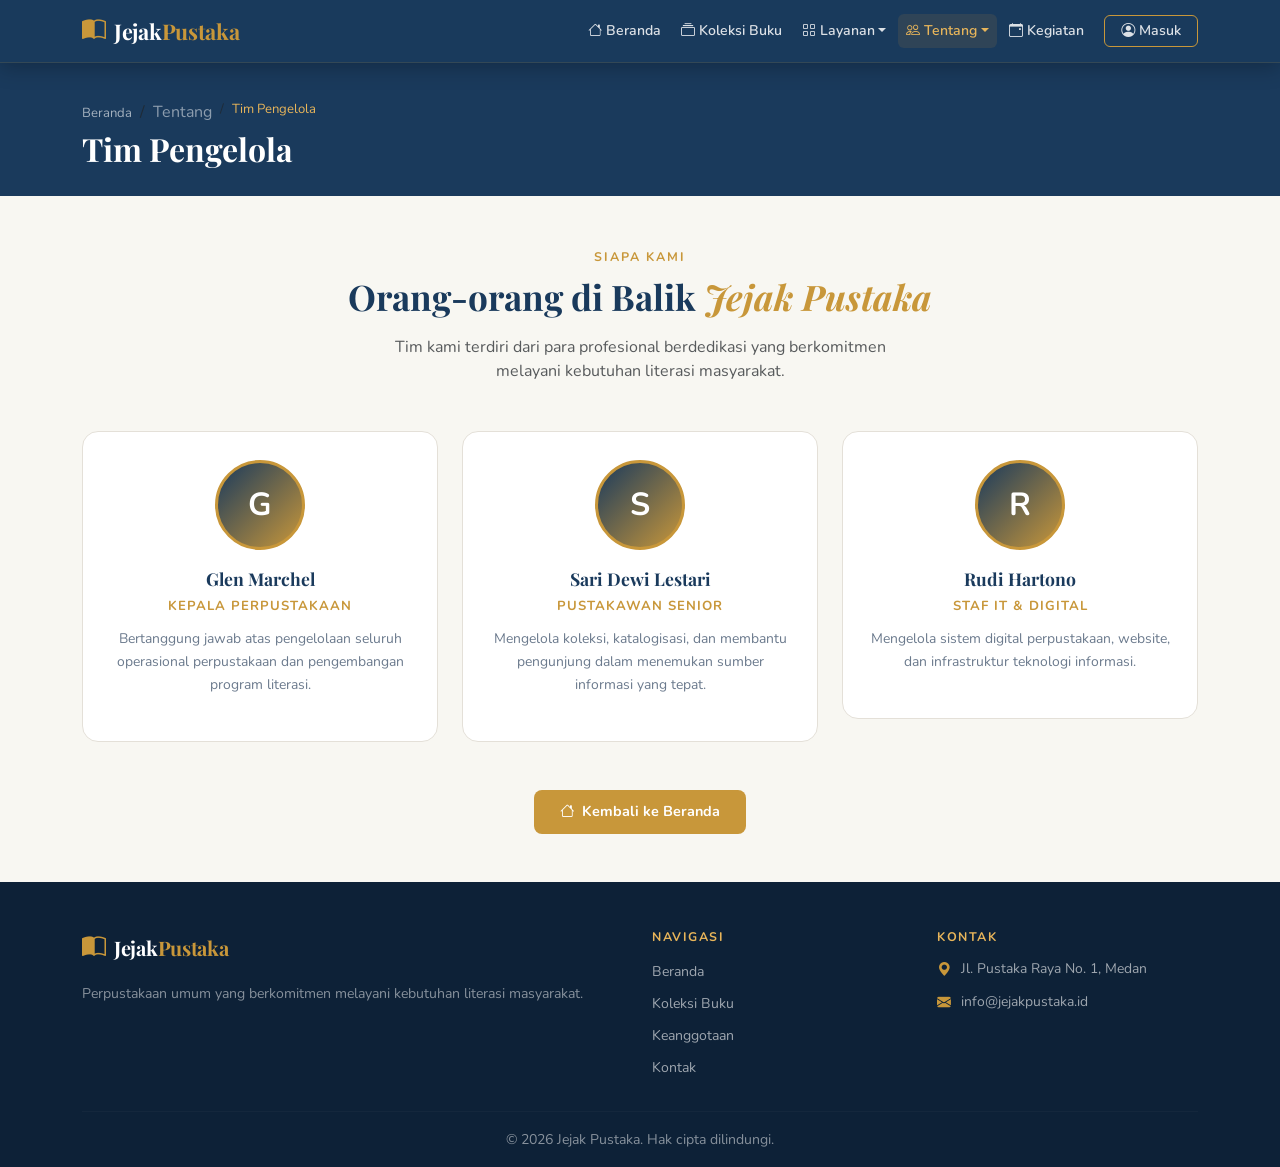
<file: anggota.html>
<!DOCTYPE html>
<html lang="id">
<head>
  <meta charset="UTF-8">
  <meta name="viewport" content="width=device-width, initial-scale=1.0">
  <title>Tim Pengelola – Jejak Pustaka</title>
  <link href="https://cdn.jsdelivr.net/npm/bootstrap@5.3.0/dist/css/bootstrap.min.css" rel="stylesheet">
  <link href="https://fonts.googleapis.com/css2?family=Playfair+Display:wght@400;600;700&family=Nunito:wght@300;400;500;600;700&display=swap" rel="stylesheet">
  <link href="https://cdn.jsdelivr.net/npm/bootstrap-icons@1.11.3/font/bootstrap-icons.min.css" rel="stylesheet">
  <link rel="stylesheet" href="style.css">
  <style>
    .page-header-bar { background:var(--primary); padding:100px 0 28px; }
    .page-header-bar .breadcrumb-item a { color:rgba(255,255,255,0.6); text-decoration:none; font-size:.82rem; }
    .page-header-bar .breadcrumb-item.active { color:var(--accent-light); font-size:.82rem; }
    .page-title { font-family:'Playfair Display',serif; color:white; font-size:2rem; font-weight:700; margin:6px 0 0; }

    .team-card {
      background:white; border-radius:16px; border:1px solid var(--border);
      overflow:hidden; transition:all 0.3s; text-align:center;
    }
    .team-card:hover { transform:translateY(-6px); box-shadow:0 16px 40px rgba(26,58,92,0.15); }
    .team-avatar {
      width:90px; height:90px; border-radius:50%; object-fit:cover;
      border:3px solid var(--accent); margin:28px auto 0;
      background:var(--bg-light); display:flex; align-items:center; justify-content:center;
    }
    .avatar-placeholder {
      width:90px; height:90px; border-radius:50%;
      background:linear-gradient(135deg, var(--primary), var(--accent));
      display:flex; align-items:center; justify-content:center;
      font-size:2rem; color:white; font-weight:700;
      margin:28px auto 0; border:3px solid var(--accent);
    }
    .team-body { padding:16px 24px 28px; }
    .team-name { font-family:'Playfair Display',serif; font-size:1.1rem; color:var(--primary); font-weight:700; margin-bottom:4px; }
    .team-role { font-size:0.82rem; color:var(--accent); font-weight:700; text-transform:uppercase; letter-spacing:1px; margin-bottom:12px; }
    .team-desc { font-size:0.87rem; color:var(--text-muted); line-height:1.65; }
  </style>
</head>
<body>

<nav class="navbar navbar-expand-lg navbar-dark fixed-top scrolled" id="mainNav">
  <div class="container">
    <a class="navbar-brand d-flex align-items-center gap-2" href="index.html">
      <i class="bi bi-book-half fs-4 text-accent"></i>
      <span class="brand-name">Jejak<span class="text-accent">Pustaka</span></span>
    </a>
    <button class="navbar-toggler border-0" type="button" data-bs-toggle="collapse" data-bs-target="#navMenu">
      <span class="navbar-toggler-icon"></span>
    </button>
    <div class="collapse navbar-collapse" id="navMenu">
      <ul class="navbar-nav ms-auto align-items-lg-center gap-lg-1">
        <li class="nav-item"><a class="nav-link" href="index.html"><i class="bi bi-house me-1"></i>Beranda</a></li>
        <li class="nav-item"><a class="nav-link" href="koleksi.html"><i class="bi bi-collection me-1"></i>Koleksi Buku</a></li>
        <li class="nav-item dropdown">
          <a class="nav-link dropdown-toggle" data-bs-toggle="dropdown" href="#"><i class="bi bi-grid me-1"></i>Layanan</a>
          <ul class="dropdown-menu dropdown-menu-dark">
            <li><a class="dropdown-item" href="peminjaman.html"><i class="bi bi-arrow-left-right me-2"></i>Peminjaman & Pengembalian</a></li>
            <li><a class="dropdown-item" href="keanggotaan.html"><i class="bi bi-person-badge me-2"></i>Keanggotaan</a></li>
            <li><a class="dropdown-item" href="referensi.html"><i class="bi bi-journal-text me-2"></i>Layanan Referensi</a></li>
            <li><hr class="dropdown-divider"></li>
            <li><a class="dropdown-item" href="digital.html"><i class="bi bi-laptop me-2"></i>Perpustakaan Digital</a></li>
          </ul>
        </li>
        <li class="nav-item dropdown">
          <a class="nav-link dropdown-toggle active" data-bs-toggle="dropdown" href="#"><i class="bi bi-people me-1"></i>Tentang</a>
          <ul class="dropdown-menu dropdown-menu-dark">
            <li><a class="dropdown-item" href="profil.html"><i class="bi bi-building me-2"></i>Profil Perpustakaan</a></li>
            <li><a class="dropdown-item active" href="anggota.html"><i class="bi bi-people me-2"></i>Tim Pengelola</a></li>
            <li><a class="dropdown-item" href="jam-operasional.html"><i class="bi bi-clock me-2"></i>Jam Operasional</a></li>
            <li><a class="dropdown-item" href="kontak.html"><i class="bi bi-envelope me-2"></i>Hubungi Kami</a></li>
          </ul>
        </li>
        <li class="nav-item"><a class="nav-link" href="index.html#event"><i class="bi bi-calendar-event me-1"></i>Kegiatan</a></li>
        <li class="nav-item ms-lg-2">
          <a class="nav-link btn btn-outline-accent px-3 py-1" href="index.html">
            <i class="bi bi-person-circle me-1"></i>Masuk
          </a>
        </li>
      </ul>
    </div>
  </div>
</nav>

<div class="page-header-bar">
  <div class="container">
    <nav aria-label="breadcrumb">
      <ol class="breadcrumb mb-1">
        <li class="breadcrumb-item"><a href="index.html">Beranda</a></li>
        <li class="breadcrumb-item"><span class="text-white-50">Tentang</span></li>
        <li class="breadcrumb-item active">Tim Pengelola</li>
      </ol>
    </nav>
    <h1 class="page-title">Tim Pengelola</h1>
  </div>
</div>

<section class="py-5" style="background:#f8f7f2;">
  <div class="container">
    <div class="text-center mb-5">
      <span class="section-label">Siapa Kami</span>
      <h2 class="section-title">Orang-orang di Balik <em>Jejak Pustaka</em></h2>
      <p class="text-muted mt-3" style="max-width:520px;margin:auto;">Tim kami terdiri dari para profesional berdedikasi yang berkomitmen melayani kebutuhan literasi masyarakat.</p>
    </div>

    <div class="row g-4">
      <div class="col-md-6 col-lg-4">
        <div class="team-card">
          <div class="avatar-placeholder">G</div>
          <div class="team-body">
            <div class="team-name">Glen Marchel</div>
            <div class="team-role">Kepala Perpustakaan</div>
            <p class="team-desc">Bertanggung jawab atas pengelolaan seluruh operasional perpustakaan dan pengembangan program literasi.</p>
          </div>
        </div>
      </div>
      <div class="col-md-6 col-lg-4">
        <div class="team-card">
          <div class="avatar-placeholder">S</div>
          <div class="team-body">
            <div class="team-name">Sari Dewi Lestari</div>
            <div class="team-role">Pustakawan Senior</div>
            <p class="team-desc">Mengelola koleksi, katalogisasi, dan membantu pengunjung dalam menemukan sumber informasi yang tepat.</p>
          </div>
        </div>
      </div>
      <div class="col-md-6 col-lg-4">
        <div class="team-card">
          <div class="avatar-placeholder">R</div>
          <div class="team-body">
            <div class="team-name">Rudi Hartono</div>
            <div class="team-role">Staf IT & Digital</div>
            <p class="team-desc">Mengelola sistem digital perpustakaan, website, dan infrastruktur teknologi informasi.</p>
          </div>
        </div>
      </div>
    </div>

    <div class="text-center mt-5">
      <a href="index.html" class="btn btn-primary-custom"><i class="bi bi-house me-2"></i>Kembali ke Beranda</a>
    </div>
  </div>
</section>

<footer class="footer-section pt-5 pb-3">
  <div class="container">
    <div class="row g-4">
      <div class="col-lg-6">
        <div class="d-flex align-items-center gap-2 mb-3">
          <i class="bi bi-book-half fs-4 text-accent"></i>
          <span class="brand-name text-white fs-5">Jejak<span class="text-accent">Pustaka</span></span>
        </div>
        <p class="text-muted-footer">Perpustakaan umum yang berkomitmen melayani kebutuhan literasi masyarakat.</p>
      </div>
      <div class="col-6 col-lg-3">
        <h6 class="footer-heading">Navigasi</h6>
        <ul class="footer-links">
          <li><a href="index.html">Beranda</a></li>
          <li><a href="koleksi.html">Koleksi Buku</a></li>
          <li><a href="keanggotaan.html">Keanggotaan</a></li>
          <li><a href="kontak.html">Kontak</a></li>
        </ul>
      </div>
      <div class="col-6 col-lg-3">
        <h6 class="footer-heading">Kontak</h6>
        <ul class="footer-contact">
          <li><i class="bi bi-geo-alt-fill text-accent"></i> Jl. Pustaka Raya No. 1, Medan</li>
          <li><i class="bi bi-envelope-fill text-accent"></i> info@jejakpustaka.id</li>
        </ul>
      </div>
    </div>
    <hr class="footer-divider mt-4">
    <p class="text-muted-footer small text-center mb-0">© 2026 Jejak Pustaka. Hak cipta dilindungi.</p>
  </div>
</footer>

<script src="https://cdn.jsdelivr.net/npm/bootstrap@5.3.0/dist/js/bootstrap.bundle.min.js"></script>
</body>
</html>
</file>
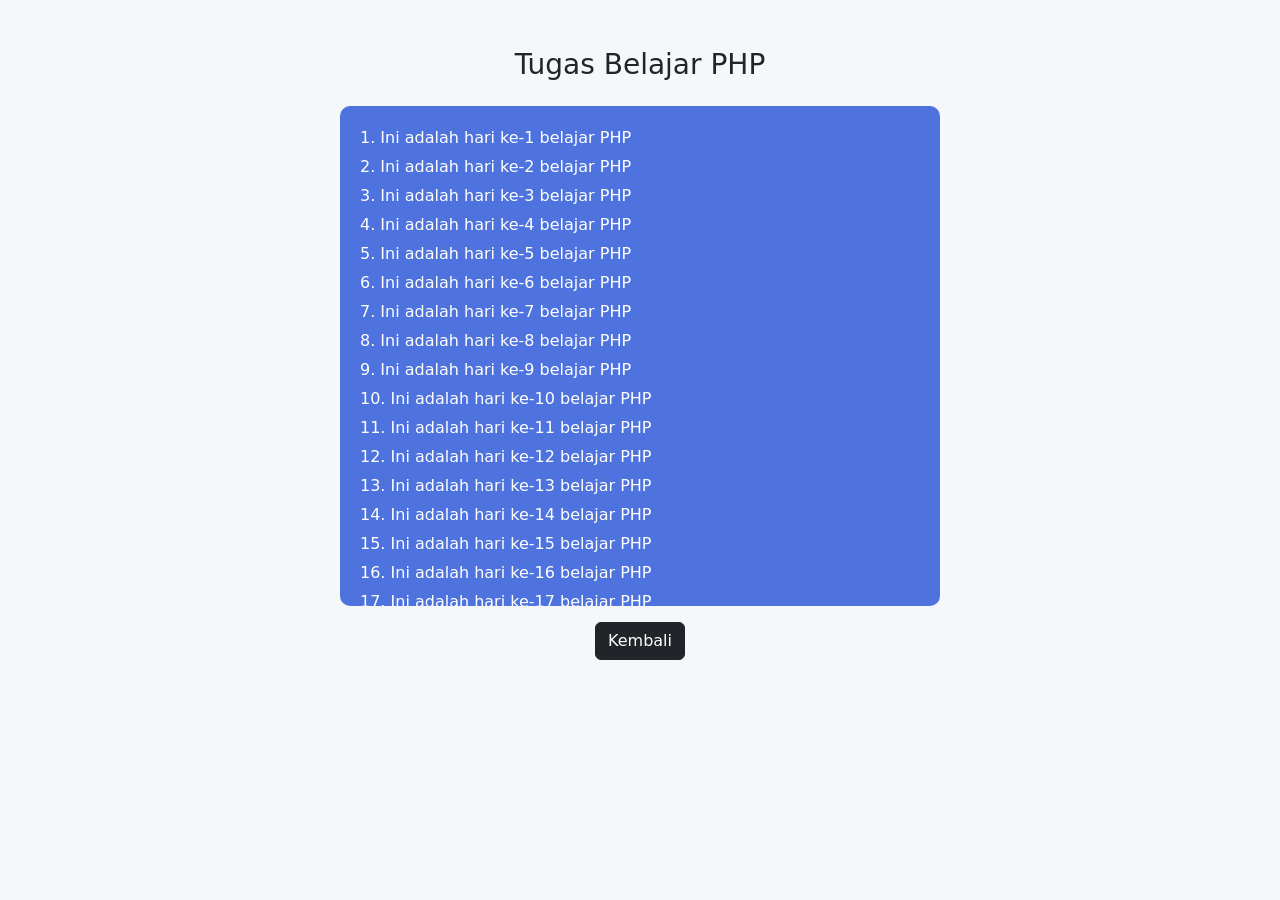
<file: tugas.html>
<!DOCTYPE html>

<html lang="id">
<head>
<meta charset="UTF-8">
<meta name="viewport" content="width=device-width, initial-scale=1.0">
<title>Tugas Belajar PHP</title>

<link href="https://cdn.jsdelivr.net/npm/bootstrap@5.3.0/dist/css/bootstrap.min.css" rel="stylesheet">

<style>
body {
  background-color: #f5f7fa;
}

.box {
  background: #4e73df;
  color: white;
  padding: 20px;
  border-radius: 10px;
  max-width: 600px;
  margin: auto;
}

/* BIAR BISA SCROLL */
.box {
  max-height: 500px;
  overflow-y: scroll;
}

.item {
  margin-bottom: 5px;
}
</style>

</head>

<body>

<div class="container mt-5">
  <h3 class="text-center mb-4">Tugas Belajar PHP</h3>

  <div class="box" id="listTugas"></div>

  <!-- Tombol kembali -->

  <div class="text-center mt-3">
    <a href="index.html" class="btn btn-dark">Kembali</a>
  </div>
</div>

<script>
let container = document.getElementById("listTugas");

let html = "";

// LOOP 1 SAMPAI 1000
for(let i = 1; i <= 1000; i++){
  html += `<div class="item">${i}. Ini adalah hari ke-${i} belajar PHP</div>`;
}

container.innerHTML = html;
</script>

</body>
</html>
</file>
<file: style.css>
/* ===================================
   JEJAK PUSTAKA — MAIN STYLESHEET
   =================================== */

:root {
  --primary:    #1a3a5c;
  --primary-dark: #122843;
  --accent:     #c8973a;
  --accent-light: #e8b55a;
  --bg-light:   #f8f7f2;
  --text-dark:  #1c2b3a;
  --text-muted: #6b7a8d;
  --white:      #ffffff;
  --border:     #e4e0d8;
  --shadow:     0 4px 20px rgba(26,58,92,0.10);
  --radius:     12px;
}

* { box-sizing: border-box; }

html { scroll-behavior: smooth; }

body {
  margin: 0;
  padding: 0;
  font-family: 'Nunito', sans-serif;
  color: var(--text-dark);
  background: var(--bg-light);
  overflow-x: hidden;
}

/* ===== TYPOGRAPHY ===== */
.section-label {
  display: inline-block;
  font-size: 0.78rem;
  font-weight: 700;
  letter-spacing: 2px;
  text-transform: uppercase;
  color: var(--accent);
  margin-bottom: 8px;
}

.section-title {
  font-family: 'Playfair Display', serif;
  font-size: clamp(1.6rem, 3vw, 2.2rem);
  font-weight: 700;
  color: var(--primary);
  line-height: 1.25;
  margin: 0;
}

.section-title em {
  font-style: italic;
  color: var(--accent);
}

.brand-name {
  font-family: 'Playfair Display', serif;
  font-weight: 700;
  font-size: 1.35rem;
  letter-spacing: -0.3px;
}

.text-accent { color: var(--accent) !important; }

/* ===== NAVBAR ===== */
#mainNav {
  background: rgba(26, 58, 92, 0.97);
  backdrop-filter: blur(10px);
  padding: 12px 0;
  transition: all 0.3s ease;
  border-bottom: 1px solid rgba(200,151,58,0.15);
}

#mainNav.scrolled {
  padding: 8px 0;
  box-shadow: 0 4px 20px rgba(0,0,0,0.25);
}

.navbar-brand { text-decoration: none; }

.navbar-nav .nav-link {
  font-size: 0.88rem;
  font-weight: 600;
  color: rgba(255,255,255,0.85) !important;
  padding: 6px 10px;
  border-radius: 6px;
  transition: all 0.2s;
}

.navbar-nav .nav-link:hover,
.navbar-nav .nav-link.active {
  color: var(--accent-light) !important;
  background: rgba(200,151,58,0.12);
}

.btn-outline-accent {
  border: 1.5px solid var(--accent);
  color: var(--accent) !important;
  font-size: 0.85rem;
  border-radius: 20px;
  transition: all 0.25s;
}

.btn-outline-accent:hover {
  background: var(--accent);
  color: white !important;
}

.dropdown-menu-dark {
  background: var(--primary-dark);
  border: 1px solid rgba(200,151,58,0.2);
  border-radius: 10px;
  padding: 8px;
  min-width: 220px;
}

.dropdown-menu-dark .dropdown-item {
  color: rgba(255,255,255,0.85);
  font-size: 0.87rem;
  padding: 8px 14px;
  border-radius: 6px;
  transition: all 0.2s;
}

.dropdown-menu-dark .dropdown-item:hover {
  background: rgba(200,151,58,0.15);
  color: var(--accent-light);
}

.dropdown-menu-dark .dropdown-divider {
  border-color: rgba(255,255,255,0.1);
}

/* ===== HERO ===== */
.hero-section {
  position: relative;
  background: linear-gradient(135deg, #0d2137 0%, #1a3a5c 50%, #1e4470 100%);
  padding-top: 80px;
  overflow: hidden;
}

.hero-section::before {
  content: '';
  position: absolute; inset: 0;
  background: url('https://images.unsplash.com/photo-1481627834876-b7833e8f5570?w=1200&q=60') center/cover;
  opacity: 0.07;
}

.hero-overlay {
  position: absolute; inset: 0;
  background: linear-gradient(135deg, rgba(13,33,55,0.95) 0%, rgba(26,58,92,0.85) 100%);
}

.hero-content {
  position: relative;
  z-index: 2;
}

.min-vh-hero { min-height: 88vh; }

.hero-badge {
  display: inline-flex;
  align-items: center;
  background: rgba(200,151,58,0.18);
  color: var(--accent-light);
  border: 1px solid rgba(200,151,58,0.35);
  border-radius: 30px;
  padding: 5px 16px;
  font-size: 0.8rem;
  font-weight: 600;
  letter-spacing: 0.5px;
  margin-bottom: 20px;
}

.hero-title {
  font-family: 'Playfair Display', serif;
  font-size: clamp(2.2rem, 5vw, 3.8rem);
  font-weight: 700;
  color: white;
  line-height: 1.15;
  margin-bottom: 16px;
}

.hero-title em {
  font-style: italic;
  color: var(--accent-light);
}

.hero-subtitle {
  color: rgba(255,255,255,0.75);
  font-size: 1.05rem;
  line-height: 1.7;
  max-width: 520px;
}

.btn-primary-custom {
  background: var(--accent);
  color: white;
  border: none;
  padding: 11px 26px;
  border-radius: 8px;
  font-weight: 700;
  font-size: 0.9rem;
  transition: all 0.25s;
  text-decoration: none;
  display: inline-flex;
  align-items: center;
}

.btn-primary-custom:hover {
  background: var(--accent-light);
  color: white;
  transform: translateY(-2px);
  box-shadow: 0 6px 20px rgba(200,151,58,0.35);
}

.btn-outline-light-custom {
  background: transparent;
  color: white;
  border: 2px solid rgba(255,255,255,0.4);
  padding: 11px 26px;
  border-radius: 8px;
  font-weight: 600;
  font-size: 0.9rem;
  transition: all 0.25s;
  text-decoration: none;
  display: inline-flex;
  align-items: center;
}

.btn-outline-light-custom:hover {
  border-color: white;
  background: rgba(255,255,255,0.12);
  color: white;
}

.hero-book-stack {
  position: relative;
  width: 340px;
  height: 400px;
}

.hero-img-main {
  width: 280px;
  height: 380px;
  object-fit: cover;
  border-radius: 20px;
  border: 4px solid rgba(200,151,58,0.3);
  box-shadow: 0 20px 60px rgba(0,0,0,0.4);
  position: absolute;
  top: 10px;
  left: 30px;
}

.floating-card {
  position: absolute;
  background: white;
  border-radius: 12px;
  padding: 10px 16px;
  display: flex;
  align-items: center;
  gap: 10px;
  font-size: 0.82rem;
  font-weight: 700;
  color: var(--primary);
  box-shadow: var(--shadow);
  animation: float 3s ease-in-out infinite;
}

.card-1 { bottom: 80px; left: -10px; animation-delay: 0s; }
.card-2 { top: 60px; right: -10px; animation-delay: 1.5s; }

@keyframes float {
  0%, 100% { transform: translateY(0); }
  50% { transform: translateY(-8px); }
}

.hero-wave {
  position: absolute;
  bottom: -1px; left: 0; right: 0;
  line-height: 0;
}

.hero-wave svg { display: block; width: 100%; }

/* ===== SEARCH ===== */
.search-wrapper { max-width: 700px; margin: 0 auto; }

.search-bar {
  border-radius: 12px;
  overflow: hidden;
  border: 1.5px solid var(--border);
  background: white;
}

.search-bar .form-control {
  font-size: 0.95rem;
  background: white;
}

.search-bar .form-control:focus { box-shadow: none; }

.btn-search {
  background: var(--primary);
  color: white;
  font-weight: 700;
  border-radius: 0;
  font-size: 0.9rem;
  transition: background 0.2s;
}

.btn-search:hover { background: var(--accent); color: white; }

.cat-badge {
  background: white;
  border: 1.5px solid var(--border);
  color: var(--text-dark);
  padding: 5px 14px;
  border-radius: 20px;
  font-size: 0.82rem;
  font-weight: 600;
  cursor: pointer;
  transition: all 0.2s;
}

.cat-badge:hover {
  border-color: var(--accent);
  color: var(--accent);
  background: rgba(200,151,58,0.05);
}

/* ===== STATS ===== */
.stat-card {
  background: white;
  border-radius: var(--radius);
  padding: 28px 20px;
  border: 1px solid var(--border);
  transition: all 0.25s;
}

.stat-card:hover {
  transform: translateY(-4px);
  box-shadow: var(--shadow);
}

.stat-icon {
  font-size: 2rem;
  color: var(--accent);
  margin-bottom: 10px;
}

.stat-number {
  font-family: 'Playfair Display', serif;
  font-size: 2rem;
  font-weight: 700;
  color: var(--primary);
}

.stat-label {
  font-size: 0.82rem;
  color: var(--text-muted);
  font-weight: 600;
  margin-top: 4px;
}

/* ===== SECTION HEADER ===== */
.section-header { margin-bottom: 8px; }

.btn-link-custom {
  color: var(--accent);
  font-weight: 700;
  font-size: 0.88rem;
  text-decoration: none;
  transition: gap 0.2s;
}

.btn-link-custom:hover { color: var(--primary); }

/* ===== FILTER TABS ===== */
.filter-btn {
  background: white;
  border: 1.5px solid var(--border);
  color: var(--text-muted);
  padding: 6px 18px;
  border-radius: 20px;
  font-size: 0.83rem;
  font-weight: 600;
  cursor: pointer;
  transition: all 0.2s;
}

.filter-btn:hover, .filter-btn.active {
  background: var(--primary);
  border-color: var(--primary);
  color: white;
}

/* ===== BOOK CARDS ===== */
.book-card {
  background: white;
  border-radius: var(--radius);
  overflow: hidden;
  border: 1px solid var(--border);
  cursor: pointer;
  transition: all 0.3s;
}

.book-card:hover {
  transform: translateY(-5px);
  box-shadow: 0 10px 30px rgba(26,58,92,0.15);
}

.book-cover-wrap {
  position: relative;
  overflow: hidden;
  height: 220px;
}

.book-cover-wrap img {
  width: 100%;
  height: 100%;
  object-fit: cover;
  transition: transform 0.4s;
}

.book-card:hover .book-cover-wrap img { transform: scale(1.06); }

.book-overlay {
  position: absolute;
  inset: 0;
  background: rgba(26,58,92,0.7);
  display: flex;
  align-items: center;
  justify-content: center;
  opacity: 0;
  transition: opacity 0.3s;
}

.book-card:hover .book-overlay { opacity: 1; }

.book-overlay span {
  color: white;
  font-weight: 700;
  font-size: 0.88rem;
  background: var(--accent);
  padding: 7px 18px;
  border-radius: 20px;
}

.badge-not-available {
  position: absolute;
  top: 10px;
  right: 10px;
  background: rgba(220,53,69,0.9);
  color: white;
  font-size: 0.72rem;
  font-weight: 700;
  padding: 3px 10px;
  border-radius: 10px;
}

.book-info { padding: 14px; }

.book-title {
  font-family: 'Playfair Display', serif;
  font-size: 0.95rem;
  font-weight: 700;
  color: var(--primary);
  margin: 0 0 4px;
  line-height: 1.3;
  display: -webkit-box;
  -webkit-line-clamp: 2;
  -webkit-box-orient: vertical;
  overflow: hidden;
}

.book-author {
  font-size: 0.8rem;
  color: var(--text-muted);
  margin: 0 0 8px;
}

.book-kat {
  background: rgba(26,58,92,0.07);
  color: var(--primary);
  font-size: 0.72rem;
  font-weight: 700;
  text-transform: capitalize;
  padding: 3px 10px;
  border-radius: 10px;
}

/* ===== SERVICES ===== */
.services-section { background: var(--bg-light); }

.service-card {
  background: white;
  border: 1px solid var(--border);
  border-radius: var(--radius);
  padding: 36px 24px;
  height: 100%;
  transition: all 0.3s;
}

.service-card:hover {
  border-color: var(--accent);
  transform: translateY(-4px);
  box-shadow: var(--shadow);
}

.service-icon {
  width: 60px;
  height: 60px;
  background: rgba(200,151,58,0.1);
  border-radius: 14px;
  display: flex;
  align-items: center;
  justify-content: center;
  font-size: 1.6rem;
  color: var(--accent);
  margin: 0 auto 16px;
  transition: all 0.3s;
}

.service-card:hover .service-icon {
  background: var(--accent);
  color: white;
}

.service-card h5 {
  font-family: 'Playfair Display', serif;
  font-size: 1.1rem;
  color: var(--primary);
  margin-bottom: 10px;
}

.service-card p {
  font-size: 0.88rem;
  color: var(--text-muted);
  line-height: 1.65;
}

.service-link {
  font-size: 0.84rem;
  font-weight: 700;
  color: var(--accent);
  text-decoration: none;
  transition: color 0.2s;
}

.service-link:hover { color: var(--primary); }

/* ===== CTA BANNER ===== */
.cta-banner {
  background: linear-gradient(135deg, var(--primary) 0%, #0d2137 100%);
}

.cta-inner {
  background: rgba(200,151,58,0.08);
  border: 1px solid rgba(200,151,58,0.25);
  border-radius: 18px;
  padding: 40px 36px;
}

.cta-inner h3 {
  font-family: 'Playfair Display', serif;
  color: white;
  font-size: 1.7rem;
  margin-bottom: 8px;
}

.cta-inner p {
  color: rgba(255,255,255,0.7);
  font-size: 0.93rem;
  margin: 0;
}

.btn-cta-white {
  background: var(--accent);
  color: white;
  border: none;
  padding: 10px 24px;
  border-radius: 8px;
  font-weight: 700;
  font-size: 0.88rem;
  text-decoration: none;
  display: inline-block;
  transition: all 0.25s;
}

.btn-cta-white:hover {
  background: var(--accent-light);
  color: white;
  transform: translateY(-2px);
}

.btn-cta-outline {
  background: transparent;
  color: rgba(255,255,255,0.85);
  border: 1.5px solid rgba(255,255,255,0.3);
  padding: 10px 24px;
  border-radius: 8px;
  font-weight: 600;
  font-size: 0.88rem;
  text-decoration: none;
  display: inline-block;
  transition: all 0.25s;
}

.btn-cta-outline:hover {
  border-color: white;
  color: white;
}

/* ===== EVENT CARDS ===== */
.event-card {
  background: white;
  border-radius: var(--radius);
  overflow: hidden;
  border: 1px solid var(--border);
  transition: all 0.3s;
  height: 100%;
}

.event-card:hover {
  transform: translateY(-5px);
  box-shadow: 0 12px 35px rgba(26,58,92,0.13);
}

.event-img-wrap {
  position: relative;
  overflow: hidden;
  height: 190px;
}

.event-img-wrap img {
  width: 100%;
  height: 100%;
  object-fit: cover;
  transition: transform 0.4s;
}

.event-card:hover .event-img-wrap img { transform: scale(1.05); }

.event-badge {
  position: absolute;
  top: 12px;
  left: 12px;
  background: var(--accent);
  color: white;
  font-size: 0.72rem;
  font-weight: 700;
  padding: 4px 12px;
  border-radius: 10px;
}

.upcoming-badge { background: var(--primary) !important; }

.event-body { padding: 20px; }

.event-date {
  font-size: 0.8rem;
  color: var(--accent);
  font-weight: 700;
  margin-bottom: 8px;
}

.event-body h5 {
  font-family: 'Playfair Display', serif;
  font-size: 1rem;
  color: var(--primary);
  margin-bottom: 8px;
}

.event-body p {
  font-size: 0.85rem;
  color: var(--text-muted);
  line-height: 1.6;
  margin-bottom: 14px;
}

.btn-event {
  font-size: 0.83rem;
  font-weight: 700;
  color: var(--accent);
  text-decoration: none;
  transition: color 0.2s;
}

.btn-event:hover { color: var(--primary); }

/* ===== JAM OPERASIONAL ===== */
.hour-table { border: 1px solid var(--border); border-radius: 12px; overflow: hidden; }

.hour-row {
  display: flex;
  justify-content: space-between;
  align-items: center;
  padding: 13px 18px;
  font-size: 0.9rem;
  border-bottom: 1px solid var(--border);
  background: white;
  transition: background 0.2s;
}

.hour-row:last-child { border-bottom: none; }
.hour-row:hover { background: var(--bg-light); }
.hour-row.closed { color: var(--text-muted); background: #fafafa; }

/* ===== MODAL ===== */
.login-header { background: linear-gradient(135deg, var(--primary), var(--primary-dark)); }

.form-control-login {
  border-radius: 8px;
  border: 1.5px solid var(--border);
  padding: 10px 14px;
  font-size: 0.9rem;
  transition: border-color 0.2s;
}

.form-control-login:focus {
  border-color: var(--accent);
  box-shadow: 0 0 0 3px rgba(200,151,58,0.12);
}

.modal-info-table td {
  padding: 6px 8px;
  font-size: 0.9rem;
}

.badge-kategori {
  background: rgba(26,58,92,0.08);
  color: var(--primary);
  padding: 3px 12px;
  border-radius: 10px;
  font-size: 0.82rem;
  font-weight: 700;
  text-transform: capitalize;
}

/* ===== FOOTER ===== */
.footer-section {
  background: #0d2137;
  color: white;
}

.text-muted-footer { color: rgba(255,255,255,0.5); font-size: 0.88rem; line-height: 1.65; }

.footer-heading {
  font-size: 0.78rem;
  font-weight: 700;
  letter-spacing: 1.5px;
  text-transform: uppercase;
  color: var(--accent-light);
  margin-bottom: 14px;
}

.footer-links {
  list-style: none;
  padding: 0;
  margin: 0;
}

.footer-links li { margin-bottom: 8px; }

.footer-links a {
  color: rgba(255,255,255,0.6);
  text-decoration: none;
  font-size: 0.88rem;
  transition: color 0.2s;
}

.footer-links a:hover { color: var(--accent-light); }

.footer-contact {
  list-style: none;
  padding: 0;
  margin: 0;
}

.footer-contact li {
  color: rgba(255,255,255,0.6);
  font-size: 0.87rem;
  margin-bottom: 10px;
  display: flex;
  align-items: flex-start;
  gap: 10px;
}

.footer-contact li i { margin-top: 2px; flex-shrink: 0; }

.social-links a {
  width: 36px;
  height: 36px;
  border-radius: 8px;
  background: rgba(255,255,255,0.08);
  color: rgba(255,255,255,0.65);
  display: flex;
  align-items: center;
  justify-content: center;
  font-size: 1rem;
  text-decoration: none;
  transition: all 0.2s;
}

.social-links a:hover {
  background: var(--accent);
  color: white;
}

.footer-divider { border-color: rgba(255,255,255,0.1); }

.footer-bottom-link {
  color: rgba(255,255,255,0.45);
  text-decoration: none;
  transition: color 0.2s;
}

.footer-bottom-link:hover { color: var(--accent-light); }

/* ===== RESPONSIVE ===== */
@media (max-width: 768px) {
  .min-vh-hero { min-height: auto; padding: 60px 0 100px; }
  .hero-title { font-size: 2.1rem; }
  .hero-book-stack { display: none; }
  .stat-number { font-size: 1.6rem; }
  .cta-inner { padding: 28px 20px; }
}
</file>
